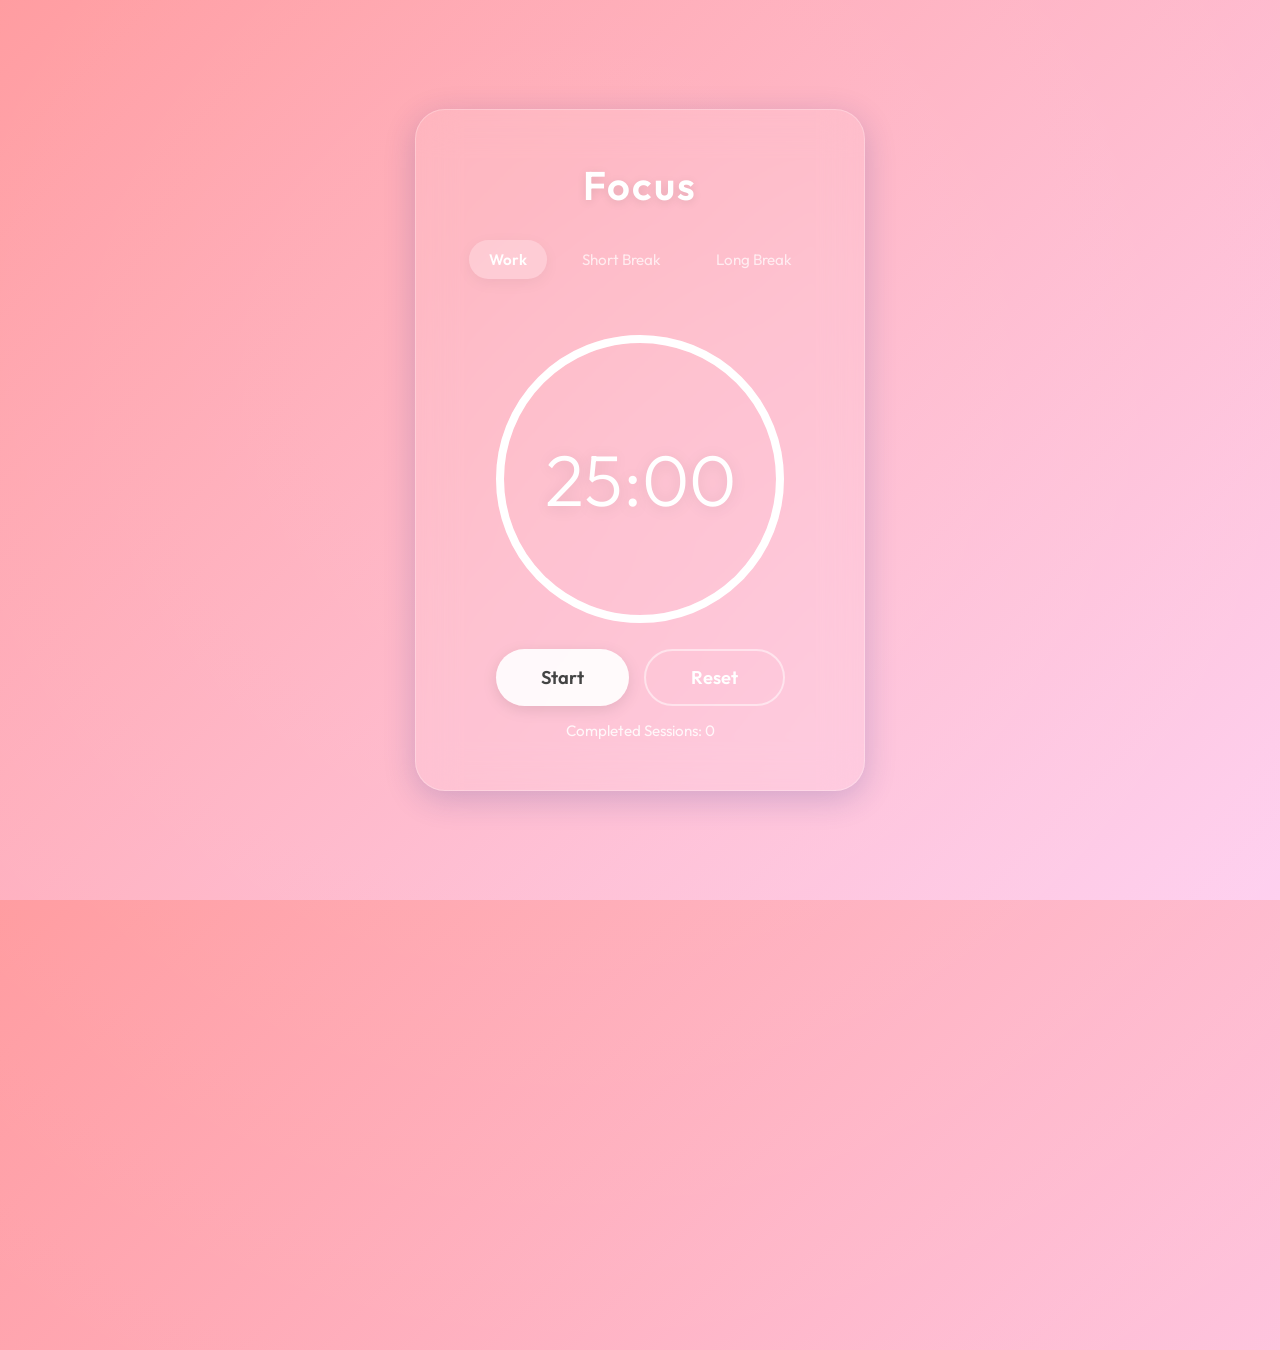
<file: pomodoro/index.html>
<!DOCTYPE html>
<html lang="en">

<head>
    <meta charset="UTF-8">
    <meta name="viewport" content="width=device-width, initial-scale=1.0">
    <title>Pomodoro Productivity Timer</title>
    <meta name="description" content="A calm and aesthetic Pomodoro timer app to boost your productivity.">
    <link href="https://fonts.googleapis.com/css2?family=Outfit:wght@300;400;600&display=swap" rel="stylesheet">
    <link rel="stylesheet" href="style.css">
</head>

<body>
    <div class="background-animation"></div>
    <div class="container">
        <header>
            <h1>Focus</h1>
        </header>

        <nav class="modes">
            <button class="mode-btn active" data-mode="work" id="mode-work">Work</button>
            <button class="mode-btn" data-mode="shortBreak" id="mode-short-break">Short Break</button>
            <button class="mode-btn" data-mode="longBreak" id="mode-long-break">Long Break</button>
        </nav>

        <main>
            <div class="timer-container">
                <svg class="progress-ring" width="300" height="300">
                    <circle class="progress-ring__circle default-ring" stroke="#ffffff22" stroke-width="8"
                        fill="transparent" r="140" cx="150" cy="150" />
                    <circle class="progress-ring__circle animated-ring" stroke="#ffffff" stroke-width="8"
                        stroke-linecap="round" fill="transparent" r="140" cx="150" cy="150" />
                </svg>
                <div class="timer-display" id="time">25:00</div>
            </div>

            <div class="controls">
                <button class="btn" id="start-btn">Start</button>
                <button class="btn btn-secondary" id="reset-btn">Reset</button>
            </div>

            <div class="session-counter">
                <span>Completed Sessions: </span><span id="session-count">0</span>
            </div>
        </main>
    </div>
    <script src="script.js"></script>
</body>

</html>
</file>
<file: pomodoro/style.css>
:root {
    --bg-gradient-work: linear-gradient(135deg, #FF9A9E 0%, #FECFEF 100%);
    --bg-gradient-short: linear-gradient(135deg, #a1c4fd 0%, #c2e9fb 100%);
    --bg-gradient-long: linear-gradient(135deg, #a18cd1 0%, #fbc2eb 100%);
    --text-color: #ffffff;
    --glass-bg: rgba(255, 255, 255, 0.1);
    --glass-border: rgba(255, 255, 255, 0.25);
    --glass-shadow: 0 8px 32px 0 rgba(31, 38, 135, 0.2);
}

* {
    margin: 0;
    padding: 0;
    box-sizing: border-box;
    font-family: 'Outfit', sans-serif;
}

body {
    min-height: 100vh;
    display: flex;
    justify-content: center;
    align-items: center;
    background: var(--bg-gradient-work);
    transition: background 1s ease-in-out;
    color: var(--text-color);
    overflow: hidden;
}

.background-animation {
    position: absolute;
    width: 200vw;
    height: 200vh;
    top: -50vh;
    left: -50vw;
    background: radial-gradient(circle, rgba(255, 255, 255, 0.1) 0%, rgba(255, 255, 255, 0) 70%);
    animation: rotateBg 20s linear infinite;
    pointer-events: none;
    z-index: 0;
}

@keyframes rotateBg {
    0% {
        transform: rotate(0deg);
    }

    100% {
        transform: rotate(360deg);
    }
}

.container {
    background: var(--glass-bg);
    backdrop-filter: blur(20px);
    border-radius: 30px;
    border: 1px solid var(--glass-border);
    box-shadow: var(--glass-shadow);
    padding: 50px 40px;
    width: 100%;
    max-width: 450px;
    text-align: center;
    position: relative;
    z-index: 1;
    display: flex;
    flex-direction: column;
    gap: 30px;
}

header h1 {
    font-size: 2.5rem;
    font-weight: 600;
    letter-spacing: 2px;
    text-shadow: 0 2px 10px rgba(0, 0, 0, 0.1);
}

.modes {
    display: flex;
    justify-content: center;
    gap: 15px;
}

.mode-btn {
    background: transparent;
    border: none;
    color: var(--text-color);
    font-size: 0.95rem;
    padding: 10px 20px;
    border-radius: 25px;
    cursor: pointer;
    transition: all 0.3s ease;
    opacity: 0.7;
}

.mode-btn:hover {
    opacity: 1;
    background: rgba(255, 255, 255, 0.1);
}

.mode-btn.active {
    opacity: 1;
    background: rgba(255, 255, 255, 0.25);
    font-weight: 600;
    box-shadow: 0 4px 15px rgba(0, 0, 0, 0.05);
}

.timer-container {
    position: relative;
    display: flex;
    justify-content: center;
    align-items: center;
    margin: 20px 0;
}

.progress-ring {
    position: relative;
}

.progress-ring__circle {
    transition: stroke-dashoffset 0.5s linear;
    /* Use linear for smooth tick */
    transform: rotate(-90deg);
    transform-origin: 50% 50%;
}

.animated-ring {
    stroke-dasharray: 880;
    stroke-dashoffset: 0;
}

.timer-display {
    position: absolute;
    font-size: 4.5rem;
    font-weight: 300;
    text-shadow: 0 2px 15px rgba(0, 0, 0, 0.1);
}

.controls {
    display: flex;
    justify-content: center;
    gap: 15px;
}

.btn {
    background: rgba(255, 255, 255, 0.9);
    color: #444;
    border: none;
    padding: 15px 45px;
    border-radius: 30px;
    font-size: 1.15rem;
    font-weight: 600;
    cursor: pointer;
    transition: all 0.3s ease;
    box-shadow: 0 4px 15px rgba(0, 0, 0, 0.1);
}

.btn:hover {
    transform: translateY(-2px);
    box-shadow: 0 6px 20px rgba(0, 0, 0, 0.15);
    background: #ffffff;
}

.btn:active {
    transform: translateY(1px);
    box-shadow: 0 2px 10px rgba(0, 0, 0, 0.1);
}

.btn-secondary {
    background: transparent;
    color: var(--text-color);
    border: 2px solid rgba(255, 255, 255, 0.5);
    box-shadow: none;
}

.btn-secondary:hover {
    background: rgba(255, 255, 255, 0.15);
    color: var(--text-color);
}

.session-counter {
    font-size: 0.95rem;
    opacity: 0.85;
    margin-top: 15px;
    font-weight: 400;
}
</file>
